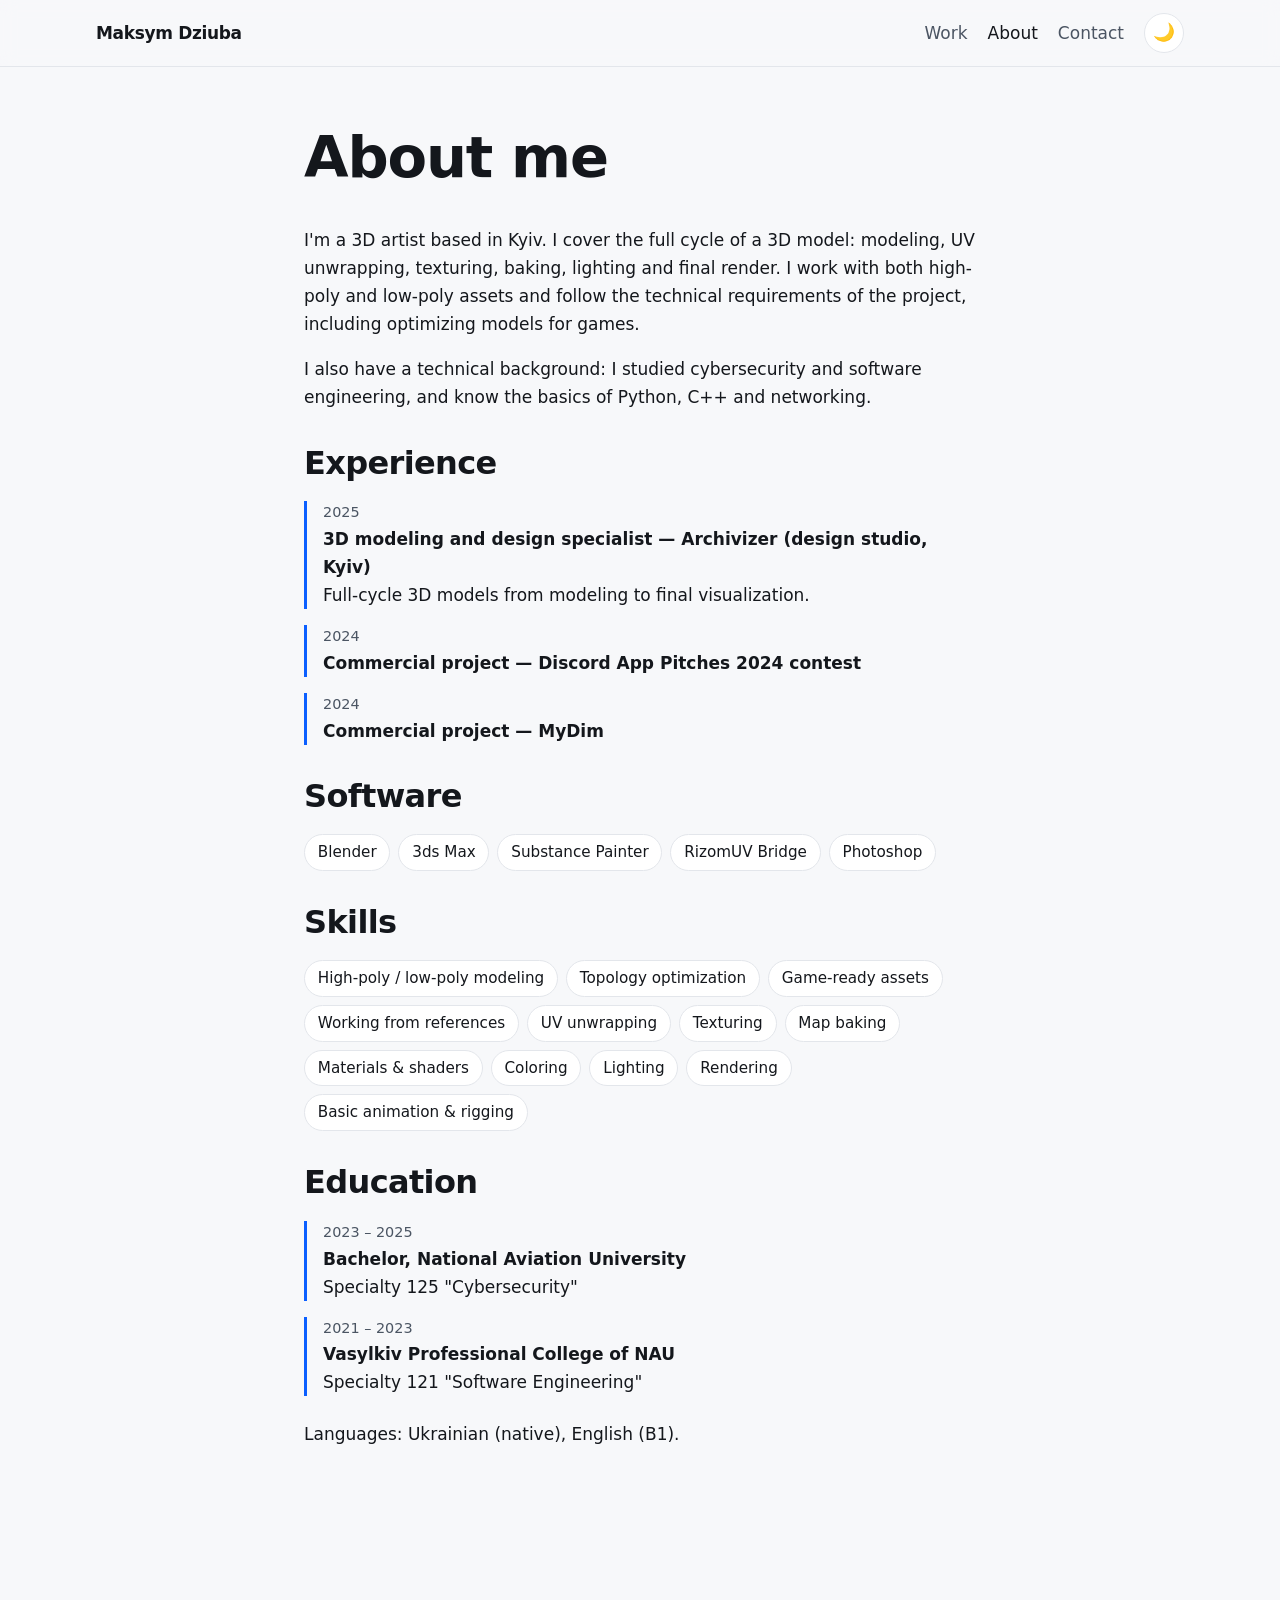
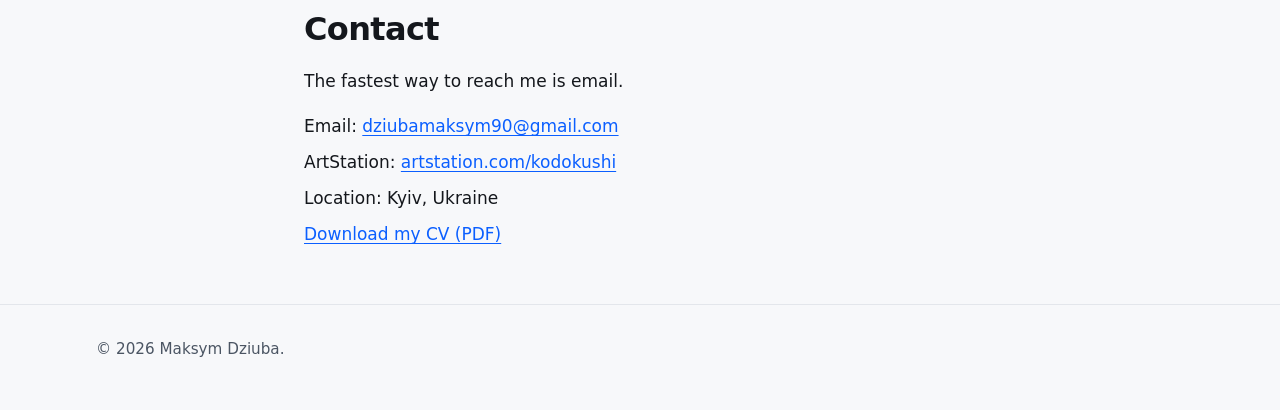
<file: about.html>
<!doctype html>
<html lang="en">
<head>
  <meta charset="utf-8">
  <meta name="viewport" content="width=device-width, initial-scale=1">
  <title>About — Maksym Dziuba</title>
  <meta name="description" content="About Maksym Dziuba, 3D artist from Kyiv: experience, skills, software and contacts.">
  <link rel="icon" href="favicon.svg" type="image/svg+xml">
  <meta property="og:type" content="profile">
  <meta property="og:title" content="About — Maksym Dziuba">
  <meta property="og:description" content="3D artist from Kyiv: experience, skills, software and contacts.">
  <meta property="og:url" content="https://yourname.github.io/about.html">
  <link rel="stylesheet" href="css/style.css">
  <link rel="stylesheet" href="css/gallery.css">
</head>
<body>
  <a class="skip" href="#main">Skip to content</a>

  <header class="site-header">
    <div class="wrap nav">
      <a class="brand" href="index.html">Maksym Dziuba</a>
      <nav aria-label="Main">
        <ul>
          <li><a href="index.html#work">Work</a></li>
          <li><a href="about.html" aria-current="page">About</a></li>
          <li><a href="#contact">Contact</a></li>
          <li><button id="theme-toggle" class="theme-toggle" type="button" aria-label="Switch theme">🌙</button></li>
        </ul>
      </nav>
    </div>
  </header>

  <main id="main">
    <section>
      <div class="wrap prose">
        <h1>About me</h1>
        <p>
          I'm a 3D artist based in Kyiv. I cover the full cycle of a 3D model:
          modeling, UV unwrapping, texturing, baking, lighting and final render.
          I work with both high-poly and low-poly assets and follow the technical
          requirements of the project, including optimizing models for games.
        </p>
        <p>
          I also have a technical background: I studied cybersecurity and
          software engineering, and know the basics of Python, C++ and networking.
        </p>

        <h2>Experience</h2>
        <ul class="timeline">
          <li>
            <span class="when">2025</span>
            <strong>3D modeling and design specialist — Archivizer (design studio, Kyiv)</strong>
            Full-cycle 3D models from modeling to final visualization.
          </li>
          <li>
            <span class="when">2024</span>
            <strong>Commercial project — Discord App Pitches 2024 contest</strong>
          </li>
          <li>
            <span class="when">2024</span>
            <strong>Commercial project — MyDim</strong>
          </li>
        </ul>

        <h2>Software</h2>
        <ul class="chips">
          <li>Blender</li><li>3ds Max</li><li>Substance Painter</li>
          <li>RizomUV Bridge</li><li>Photoshop</li>
        </ul>

        <h2>Skills</h2>
        <ul class="chips">
          <li>High-poly / low-poly modeling</li><li>Topology optimization</li>
          <li>Game-ready assets</li><li>Working from references</li>
          <li>UV unwrapping</li><li>Texturing</li><li>Map baking</li>
          <li>Materials &amp; shaders</li><li>Coloring</li><li>Lighting</li>
          <li>Rendering</li><li>Basic animation &amp; rigging</li>
        </ul>

        <h2>Education</h2>
        <ul class="timeline">
          <li>
            <span class="when">2023 – 2025</span>
            <strong>Bachelor, National Aviation University</strong>
            Specialty 125 "Cybersecurity"
          </li>
          <li>
            <span class="when">2021 – 2023</span>
            <strong>Vasylkiv Professional College of NAU</strong>
            Specialty 121 "Software Engineering"
          </li>
        </ul>
        <p>Languages: Ukrainian (native), English (B1).</p>
      </div>
    </section>

    <section id="contact" aria-labelledby="contact-title">
      <div class="wrap prose">
        <h2 id="contact-title">Contact</h2>
        <p>The fastest way to reach me is email.</p>
        <ul class="contact-list">
          <li>Email: <a href="mailto:dziubamaksym90@gmail.com">dziubamaksym90@gmail.com</a></li>
          <li>ArtStation: <a href="https://www.artstation.com/kodokushi" rel="noopener">artstation.com/kodokushi</a></li>
          <li>Location: Kyiv, Ukraine</li>
          <li><a href="cv.pdf" download>Download my CV (PDF)</a></li>
        </ul>
      </div>
    </section>
  </main>

  <footer>
    <div class="wrap"><p>© 2026 Maksym Dziuba.</p></div>
  </footer>

  <script src="js/theme.js" defer></script>
</body>
</html>
</file>
<file: css/style.css>
/* ==========================================================
   Personal portfolio — design system
   Fonts: Inter (body + headings, system fallback; no external requests)
   Palette (5 colors): bg, surface, text, muted, accent
   ========================================================== */

:root {
  --bg: #f7f8fa;
  --surface: #ffffff;
  --text: #14171c;
  --muted: #4b5563;       /* contrast on --bg ≈ 7.5:1 (WCAG AA/AAA) */
  --accent: #0b5fff;      /* contrast on --bg ≈ 5.0:1 (AA) */
  --border: #e3e6eb;

  --font-body: "Inter", system-ui, -apple-system, "Segoe UI", Roboto, sans-serif;
  --font-head: "Inter", system-ui, -apple-system, "Segoe UI", Roboto, sans-serif;

  --space: 1rem;
  --radius: 14px;
  --max: 68rem;
}

:root[data-theme="dark"] {
  --bg: #0e1116;
  --surface: #161b22;
  --text: #e8ebf0;
  --muted: #a3acb9;
  --accent: #6ea0ff;
  --border: #272e38;
}

@media (prefers-color-scheme: dark) {
  :root:not([data-theme="light"]) {
    --bg: #0e1116;
    --surface: #161b22;
    --text: #e8ebf0;
    --muted: #a3acb9;
    --accent: #6ea0ff;
    --border: #272e38;
  }
}

*, *::before, *::after { box-sizing: border-box; }

html { scroll-behavior: smooth; }
@media (prefers-reduced-motion: reduce) {
  html { scroll-behavior: auto; }
  * { transition: none !important; animation: none !important; }
}

body {
  margin: 0;
  background: var(--bg);
  color: var(--text);
  font-family: var(--font-body);
  font-size: 1.0625rem;
  line-height: 1.65;
  -webkit-font-smoothing: antialiased;
}

img, svg { max-width: 100%; height: auto; display: block; }

a { color: var(--accent); text-underline-offset: 3px; }
a:hover { text-decoration-thickness: 2px; }

:focus-visible {
  outline: 3px solid var(--accent);
  outline-offset: 3px;
  border-radius: 4px;
}

h1, h2, h3 {
  font-family: var(--font-head);
  line-height: 1.2;
  letter-spacing: -0.02em;
  margin: 0 0 0.6em;
}
h1 { font-size: clamp(2.2rem, 5vw + 1rem, 3.6rem); }
h2 { font-size: clamp(1.5rem, 2vw + 1rem, 2rem); }
h3 { font-size: 1.2rem; }

p { margin: 0 0 1em; }

.wrap { width: min(100% - 2rem, var(--max)); margin-inline: auto; }

/* Skip link (accessibility) */
.skip {
  position: absolute; left: -999px; top: 0;
  background: var(--accent); color: #fff; padding: .6rem 1rem; z-index: 100;
}
.skip:focus { left: 1rem; top: 1rem; }

/* Header / nav */
.site-header {
  position: sticky; top: 0; z-index: 50;
  background: color-mix(in srgb, var(--bg) 88%, transparent);
  backdrop-filter: blur(8px);
  border-bottom: 1px solid var(--border);
}
.nav {
  display: flex; align-items: center; justify-content: space-between;
  gap: 1rem; padding: .8rem 0; flex-wrap: wrap;
}
.brand { font-weight: 700; color: var(--text); text-decoration: none; letter-spacing: -0.02em; }
.nav ul { display: flex; gap: 1.25rem; list-style: none; margin: 0; padding: 0; align-items: center; }
.nav a:not(.brand) { color: var(--muted); text-decoration: none; font-weight: 500; }
.nav a:not(.brand):hover, .nav a[aria-current="page"] { color: var(--text); }

.theme-toggle {
  background: var(--surface); color: var(--text);
  border: 1px solid var(--border); border-radius: 999px;
  width: 2.5rem; height: 2.5rem; cursor: pointer; font-size: 1.1rem;
  transition: transform .2s ease;
}
.theme-toggle:hover { transform: rotate(15deg); }

/* Hero */
.hero { padding: clamp(3rem, 9vw, 7rem) 0 clamp(2rem, 5vw, 4rem); }
.hero .eyebrow { color: var(--accent); font-weight: 600; margin-bottom: .75rem; }
.hero p.lead { font-size: 1.25rem; color: var(--muted); max-width: 40rem; }
.cta { display: flex; gap: .75rem; flex-wrap: wrap; margin-top: 1.5rem; }

.btn {
  display: inline-block; padding: .7rem 1.2rem; border-radius: 10px;
  font-weight: 600; text-decoration: none; border: 1px solid var(--accent);
  transition: transform .15s ease, box-shadow .15s ease;
}
.btn-primary { background: var(--accent); color: #fff; }
:root[data-theme="dark"] .btn-primary { color: #0e1116; }
@media (prefers-color-scheme: dark) {
  :root:not([data-theme="light"]) .btn-primary { color: #0e1116; }
}
.btn-ghost { background: transparent; color: var(--accent); }
.btn:hover { transform: translateY(-2px); box-shadow: 0 6px 18px rgb(0 0 0 / .12); }

/* Sections */
section { padding: clamp(2rem, 5vw, 3.5rem) 0; }

/* Project cards */
.grid {
  display: grid; gap: 1.5rem;
  grid-template-columns: repeat(auto-fill, minmax(min(100%, 19rem), 1fr));
  list-style: none; padding: 0; margin: 0;
}
.card {
  background: var(--surface); border: 1px solid var(--border);
  border-radius: var(--radius); overflow: hidden;
  display: flex; flex-direction: column; height: 100%;
  transition: transform .2s ease, box-shadow .2s ease;
}
.card:hover { transform: translateY(-4px); box-shadow: 0 12px 28px rgb(0 0 0 / .10); }
.card img { width: 100%; aspect-ratio: 16 / 9; object-fit: cover; background: var(--border); }
.card-body { padding: 1.1rem 1.2rem 1.3rem; display: flex; flex-direction: column; gap: .4rem; flex: 1; }
.card-body p { color: var(--muted); margin: 0; }
.tags { display: flex; gap: .4rem; flex-wrap: wrap; list-style: none; padding: 0; margin: .4rem 0 0; }
.tags li { font-size: .8rem; padding: .15rem .6rem; border: 1px solid var(--border); border-radius: 999px; color: var(--muted); }
.card-links { margin-top: auto; padding-top: .8rem; display: flex; gap: 1rem; font-weight: 600; }

/* Prose pages (about, case study) */
.prose { max-width: 42rem; }
.prose h2 { margin-top: 2rem; }
.prose figure { margin: 1.5rem 0; }
.prose figcaption { color: var(--muted); font-size: .9rem; margin-top: .4rem; }
.prose img { border-radius: var(--radius); border: 1px solid var(--border); }

.about-grid { display: grid; gap: 2rem; grid-template-columns: 1fr; align-items: start; }
@media (min-width: 48rem) { .about-grid { grid-template-columns: 16rem 1fr; } }
.avatar { border-radius: var(--radius); border: 1px solid var(--border); width: 100%; max-width: 16rem; }

.contact-list { list-style: none; padding: 0; margin: 0; display: grid; gap: .5rem; }

footer { border-top: 1px solid var(--border); padding: 2rem 0; color: var(--muted); font-size: .95rem; }
</file>
<file: css/gallery.css>
/* Gallery, lightbox, About-page extras */

.section-note { color: var(--muted); max-width: 40rem; margin-bottom: 1.5rem; }

.gallery {
  display: grid; gap: 1.25rem; list-style: none; padding: 0; margin: 0 0 2.5rem;
  grid-template-columns: repeat(auto-fill, minmax(min(100%, 17rem), 1fr));
}
.shot {
  display: block; position: relative; overflow: hidden;
  border-radius: var(--radius); border: 1px solid var(--border);
  background: var(--surface); aspect-ratio: 1 / 1;
}
.shot img {
  width: 100%; height: 100%; object-fit: cover;
  transition: transform .35s ease;
}
.shot:hover img, .shot:focus-visible img { transform: scale(1.04); }
.shot .label {
  position: absolute; inset: auto 0 0 0; padding: 1.6rem .9rem .7rem;
  background: linear-gradient(transparent, rgb(0 0 0 / .75));
  color: #fff; font-weight: 600; font-size: .95rem;
}

/* Lightbox */
dialog.lightbox {
  border: none; padding: 0; background: transparent; color: #fff;
  max-width: min(96vw, 60rem); width: 100%;
}
dialog.lightbox::backdrop { background: rgb(0 0 0 / .85); }
.lightbox figure { margin: 0; display: grid; gap: .75rem; justify-items: center; }
.lightbox img { max-height: 78vh; width: auto; max-width: 100%; border-radius: var(--radius); }
.lightbox figcaption { text-align: center; max-width: 40rem; }
.lightbox figcaption strong { display: block; font-size: 1.1rem; }
.lb-actions { display: flex; gap: .6rem; justify-content: center; margin-top: .5rem; }
.lb-btn {
  background: #fff; color: #14171c; border: 0; border-radius: 10px;
  padding: .55rem 1rem; font: inherit; font-weight: 600; cursor: pointer;
}
.lb-btn:focus-visible { outline: 3px solid #6ea0ff; outline-offset: 3px; }

/* Skills chips */
.chips { display: flex; flex-wrap: wrap; gap: .5rem; list-style: none; padding: 0; margin: 0 0 1.5rem; }
.chips li {
  padding: .3rem .8rem; border: 1px solid var(--border); border-radius: 999px;
  background: var(--surface); font-size: .95rem;
}

/* Timeline on About */
.timeline { list-style: none; padding: 0; margin: 0 0 1.5rem; display: grid; gap: 1rem; }
.timeline li { border-left: 3px solid var(--accent); padding-left: 1rem; }
.timeline .when { color: var(--muted); font-size: .9rem; display: block; }
.timeline strong { display: block; }
</file>
